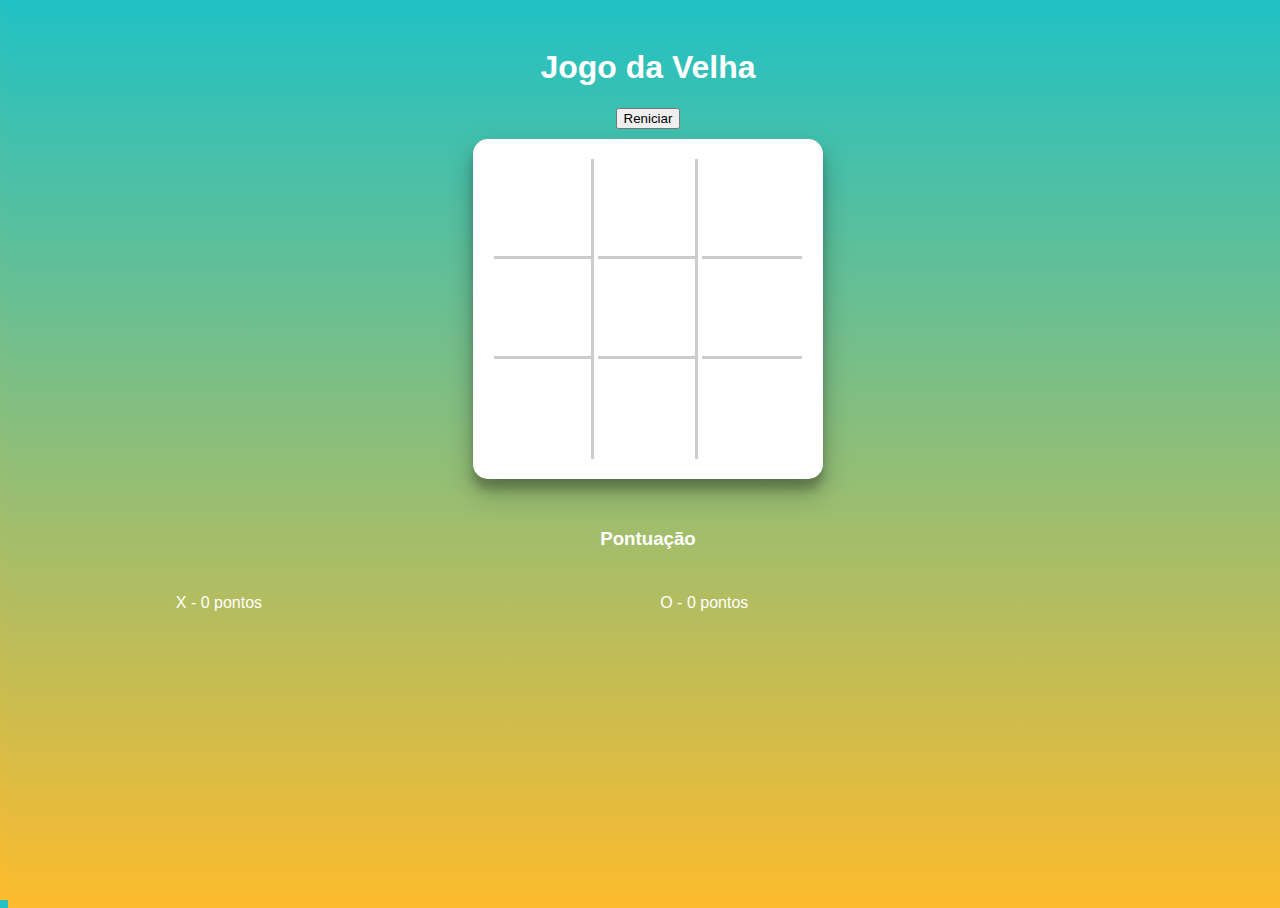
<file: jogoDavelha/index.html>
<!DOCTYPE html>
<html>

<head>
  <meta charset="utf-8">
  <meta name="viewport" content="width=device-width">
  <link href="assets/css/style.css" rel="stylesheet" type="text/css" />
  <title>Jogo da Velha</title>
</head>

<body>
  <div id="game">
    <header>
      <h1>Jogo da Velha</h1>
      <button id='new_game' >Reniciar</button>
    </header>
    <main id="tabuleiro">
      <ul>
        <li id="casa_101" class="casa">casa 101</li>
        <li id="casa_102" class="casa">casa 102</li>
        <li id="casa_103" class="casa">casa 103</li>
        <li id="casa_201" class="casa">casa 201</li>
        <li id="casa_202" class="casa">casa 202</li>
        <li id="casa_203" class="casa">casa 203</li>
        <li id="casa_301" class="casa">casa 301</li>
        <li id="casa_302" class="casa">casa 302</li>
        <li id="casa_303" class="casa">casa 303</li>
      </ul>
    </main>
    <footer>
      <h3>Pontuação</h3>
      <p id="pontos_player_1">
        X - 
        <span>0</span>
        pontos
      </p>
      <p id="pontos_player_2">
        O - 
        <span>0</span>
        pontos
      </p>
    </footer>
  </div>

  <script src="assets/js/app.js"></script>
</body>

</html>
</file>
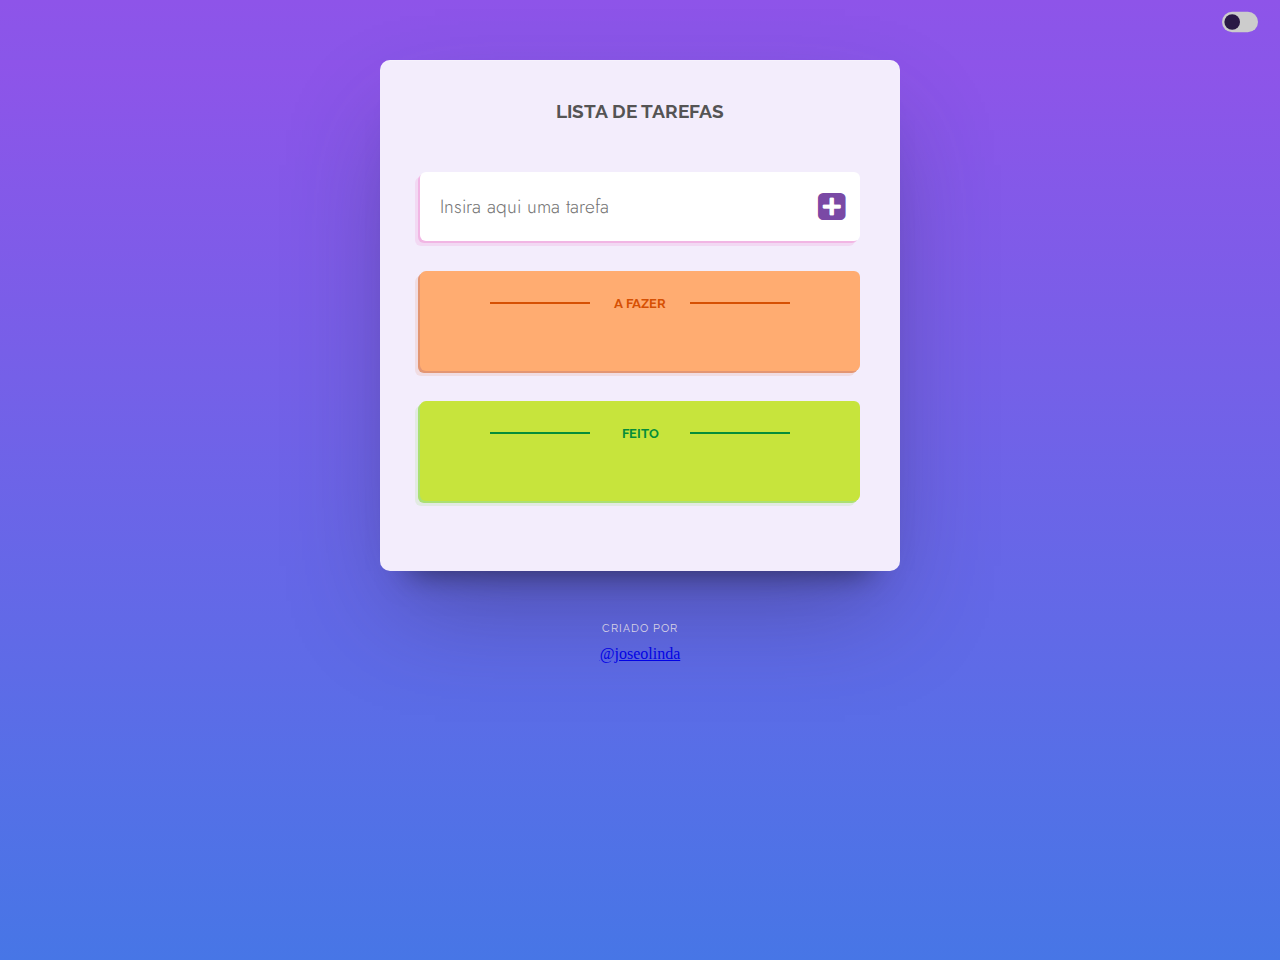
<file: toDolist/index.html>
<!DOCTYPE html>
<html lang="pt-br">
<head>
    <meta charset="UTF-8">
    <meta http-equiv="X-UA-Compatible" content="IE=edge">
    <meta name="viewport" content="width=device-width, initial-scale=1.0">
    <title>Lista de Tarefas</title>
    <link rel="stylesheet" href="css/style.css">
</head>
<body>
    <div class="container-switch">
        <label class="switch">
            <input id="dark-mode" type="checkbox">
            <span class="slider round"></span>
        </label>
    </div>

    <div class="lista_de_tarefas">
        <h1>Lista de tarefas</h1>
        <form>
            <label for="tarefa">Nova Tarefa</label>
            <input type="text" id="tarefa" autocomplete="off" placeholder="Insira aqui uma tarefa">
            <button type="submit" id="add_tarefa"><span>Nova Tarefa</span><i class="fa fa-plus-square"></i></button>
        </form>
        <div class="listas">
            <h2 id="titulo-a-fazer">A fazer</h2>
            <ul id="a-fazer">
            </ul>
        </div>
        <div class="listas">
            <h2 id="titulo-feito">Feito</h2>
            <ul id="feito">
            </ul>
        </div>
    </div>

    <footer>
        <h1><span>Criado por </span></h1>
        <!-- Place this tag where you want the button to render. -->
        <a class="github-button" href="https://github.com/joseolinda" data-size="large" data-show-count="true" aria-label="Follow @joseolinda on GitHub">@joseolinda</a>
    </footer>

    <script src="js/app.js"></script>
</body>
</html>
</file>
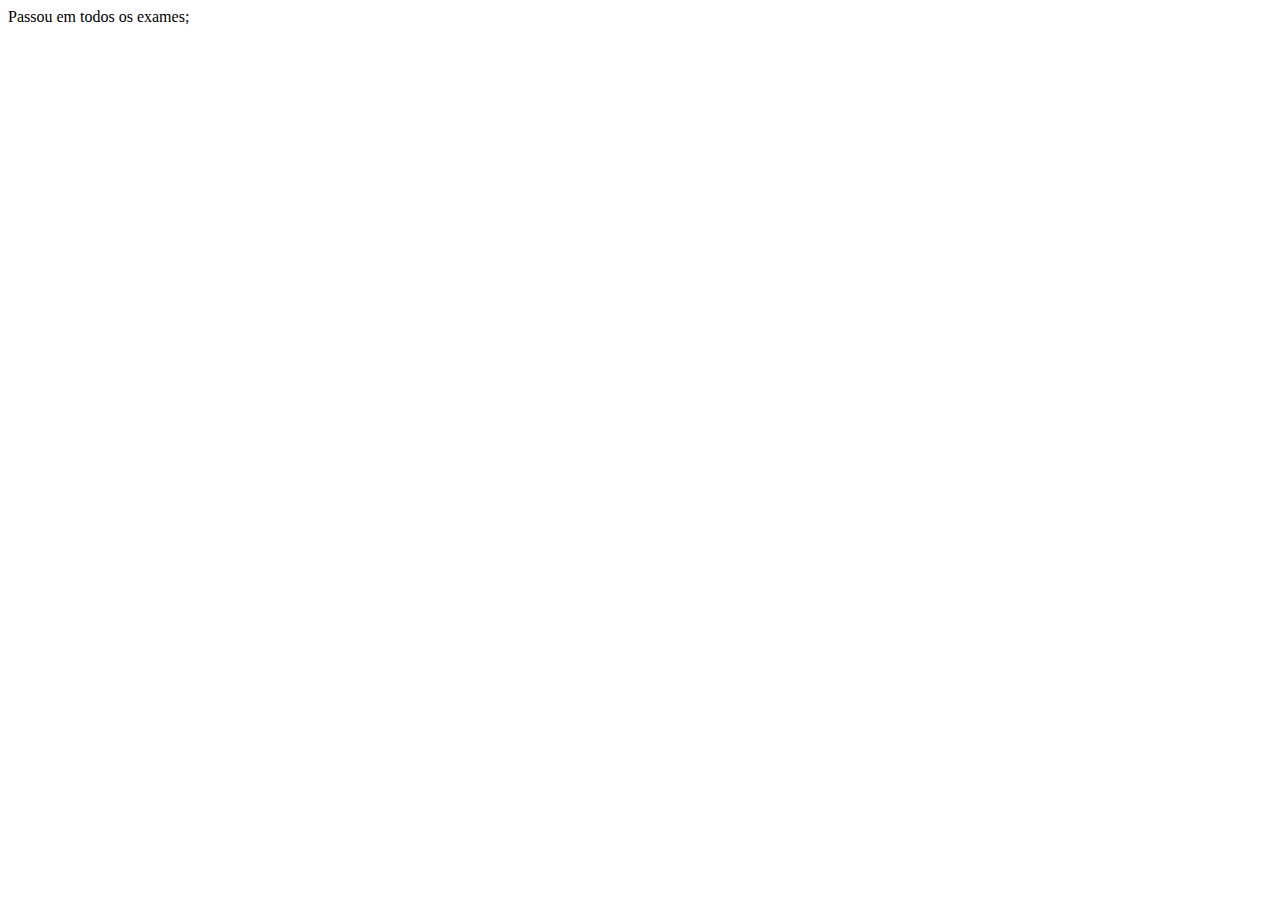
<file: list01/atv08/index.html>
<!DOCTYPE html>
<html lang="en">
<head>
    <meta charset="UTF-8">
    <meta http-equiv="X-UA-Compatible" content="IE=edge">
    <meta name="viewport" content="width=device-width, initial-scale=1.0">
    <title>Document</title>
</head>
<body>
    <script src="app.js"></script>
</body>
</html>
</file>
<file: jogoDavelha/assets/css/style.css>
@import url("https://fonts.googleapis.com/css2?family=Ubuntu:wght@300;500&display=swap");

* {
  box-sizing: border-box;
}

html,
body {
  height: 100%;
  width: 100%;
  background: rgb(34, 193, 195);
  background: linear-gradient(
    180deg,
    rgba(34, 193, 195, 1) 0%,
    rgba(253, 187, 45, 1) 100%
  );
  font-family:'Segoe UI', Tahoma, Geneva, Verdana, sans-serif;
  font-weight: 300;
}
#game {
  padding: 20px;
  min-height: 800px;
  height: 100vh;
}
#game header {
  text-align: center;
  color: #ffffff;
}
#tabuleiro {
  background: #ffffff;
  padding: 20px;
  margin: 10px auto;
  border-radius: 15px;
  box-shadow: 0 14px 28px rgba(0, 0, 0, 0.25), 0 10px 10px rgba(0, 0, 0, 0.22);
  width: 350px;
}
#tabuleiro ul {
  padding: 0;
  min-width: 300px;
  width: 100%;
  margin: 0 auto;
  text-align: center;
}
#tabuleiro .casa {
  font-size: 0;
  display: inline-block;
  margin: 0;
  width: 100px;
  height: 100px;
  padding: 20px;
  border-right: 3px solid #ccc;
  border-bottom: 3px solid #ccc;
  cursor: pointer;
}
#tabuleiro .casa.o {
  background-image: url("../images/ox.png");
  background-size: cover;
  background-position-x: 0;
}
#tabuleiro .casa.x {
  background-image: url("../images/ox.png");
  background-size: cover;
  background-position-x: 96px;
}
#tabuleiro .casa:nth-child(3n) {
  border-right: none !important;
}
#tabuleiro .casa:nth-child(n + 7) {
  border-bottom: none !important;
}
footer {
  padding: 20px;
  text-align: center;
  color: #ffffff;
}

footer p {
  width: 40%;
  min-width: 150px;
  padding: 10px;
  display: inline-block;
  text-align: left;
}
footer p:first-child {
  text-align: right !important;
  border-bottom: 3px solid #ffffff;
}
</file>
<file: toDolist/css/style.css>
@import url('https://fonts.googleapis.com/css2?family=Raleway:ital,wght@0,100;0,300;0,500;0,700;0,900;1,900&display=swap');
@import url('https://fonts.googleapis.com/css2?family=Jost:wght@400&display=swap');
@import url('https://cdnjs.cloudflare.com/ajax/libs/font-awesome/4.7.0/css/font-awesome.min.css');

/* Variáveis */
:root,
html[data-theme='light'] {
    /* Cores */
    --dark: #2A1945;
    --dark-gray: var(--gray-54);
    --purple: #8e54e9;
    --blue: #4776E6;
    --light-orange: #ffac71;
    --orange: #E98E54;
    --dark-orange: #d65003;
    --light-green-post-it: #c7e43c;
    --green: #2dbe65;
    --dark-green: #058d39;
    --purple-shadow: #7a49a5;
    --lightpurple: #F3EDFC;
    --gray-54: #545454;
    --light-gray: #ccc;
    --white: #fff;
    --white-ice: #fefefe;
    --middle-gray: #999;

    /* Tamanhos */
    --window-width: 520px
}

/* Variáveis Dark Mode */
html[data-theme='dark'] {
    /* Cores */
    --dark: #ffffff;
    --dark-gray: #cccbcb;
    --purple: #140532;
    --blue: #14161a;
    --light-orange: #580101;
    --orange: #ff0000;
    --dark-orange: #e10202;
    --light-green-post-it: #08340c;
    --green: #ffffff;
    --dark-green: #e7e7e7;
    --purple-shadow: #000000;
    --lightpurple: #0d011f;
    --gray-54: #edeaea;
    --light-gray: #ccc;
    --white: rgb(0, 0, 0);
    --white-ice: #000000;
    --middle-gray: rgb(29, 29, 29);

    /* Tamanhos */
    --window-width: 520px
}

html[data-theme='dark'] *,
html[data-theme='light'] * {
    transition: color 0.6s ease-in, background 0.6s ease-in;
}

html[data-theme='dark'] input,
html[data-theme='dark'] button {
    background: var(--purple) !important;
}
html[data-theme='dark'] span,
html[data-theme='dark'] span:hover {
    text-decoration-color: orange !important;
}

html[data-theme='dark'] button[type=submit] i {
    color: var(--dark) !important;
}

html[data-theme='dark'] .delete-icon,
html[data-theme='dark'] .edit-icon {
    color: var(--dark);
}

html[data-theme='dark'] .delete-icon:hover,
html[data-theme='dark'] .edit-icon:hover {
    color: var(--orange);
}

html[data-theme='dark'] footer span {
    color: white;
}

/* Reset */
* {
    box-sizing: border-box;
    padding: 0;
    margin: 0;
}

html,
body {
    border: none;
    background: var(--blue);
    /* fallback for old browsers */
    background: -webkit-linear-gradient(to bottom, var(--purple), var(--blue));
    /* Chrome 10-25, Safari 5.1-6 */
    background: linear-gradient(to bottom, var(--purple), var(--blue));
    /* W3C, IE 10+/ Edge, Firefox 16+, Chrome 26+, Opera 12+, Safari 7+ */
    min-height: 100vh;
}

label {
    display: none;
}

.lista_de_tarefas h1,
.lista_de_tarefas h2 {
    font-family: 'Raleway', sans-serif;
}

input,
li {
    font-size: 1.2rem;
    font-family: 'Jost', sans-serif;
}

/* Box */
.lista_de_tarefas {
    margin: 60px auto 0;
    padding: 20px 40px 40px;
    background: var(--lightpurple);
    width: var(--window-width);
    border-radius: 10px;
    position: relative;
    transition: height 0.5s;
    box-shadow: rgba(255, 255, 255, 0.3) 0px 1px 1px 0px inset, rgba(50, 50, 93, 0.45) 0px 50px 100px -20px, rgba(0, 0, 0, 0.6) 0px 30px 30px -30px;
}

div.listas {
    position: relative;
    margin-bottom: 30px;
}

/* Header */
.lista_de_tarefas h1 {
    text-transform: uppercase;
    color: var(--dark-gray);
    text-align: center;
    padding: 20px 0 10px;
    font-size: 1.2rem;
}

/* Form */
form {
    position: relative;
}

.lista_de_tarefas input[type=text] {
    display: block;
    padding: 20px 60px 20px 20px;
    margin: 40px 0 30px;
    width: 100%;
    border: none;
    font-size: 1.2rem;
    line-height: 1.5;
    color: var(--gray-54);
    font-weight: 300;
    border-radius: 6px;
    transition: box-shadow 1.2s ease-in-out;
    box-shadow: rgba(240, 46, 170, 0.2) -2px 2px, rgba(240, 46, 170, 0.1) -5px 5px;
}

.lista_de_tarefas input[type=text]:focus {
    outline: none;
    box-shadow: rgba(240, 46, 170, 0.4) -5px 5px, rgba(240, 46, 170, 0.3) -10px 10px, rgba(240, 46, 170, 0.2) -15px 15px, rgba(240, 46, 170, 0.1) -20px 20px, rgba(240, 46, 170, 0.05) -25px 25px;
}

.lista_de_tarefas button[type=submit] span {
    display: none;
}

.lista_de_tarefas button[type=submit] {
    display: block;
    font-size: 2rem;
    background: var(--white);
    border: none;
    position: absolute;
    top: 12px;
    right: 5px;
    cursor: pointer;
    padding: 5px 10px;
}

.lista_de_tarefas button[type=submit] i {
    color: var(--purple-shadow) !important;
}

/* Títulos das listas */
.lista_de_tarefas h2 {
    position: absolute;
    text-transform: uppercase;
    color: var(--dark-gray);
    text-align: center;
    padding: 10px 0;
    font-size: 0.8rem;
    width: 100px;
    transform-style: preserve-3d;

    margin-left: auto;
    margin-right: auto;
    left: 0;
    right: 0;
    top: 15px;
    text-align: center;
}

.lista_de_tarefas h2::after {
    content: " ";
    display: block;
    width: 300%;
    border-bottom: 2px solid var(--light-gray);
    margin-top: -9px;
    margin-left: -100%;

    transform: translateZ(-1px);
}

.lista_de_tarefas #titulo-a-fazer {
    color: var(--dark-orange);
    background-color: var(--light-orange);
}

.lista_de_tarefas #titulo-a-fazer::after {
    border-bottom-color: var(--dark-orange);
}

.lista_de_tarefas #titulo-feito {
    color: var(--dark-green);
    background-color: var(--light-green-post-it);
}

.lista_de_tarefas #titulo-feito::after {
    border-bottom-color: var(--dark-green);
}

/* Itens */
.lista_de_tarefas ul {
    padding: 60px 20px 40px 20px;
    border-radius: 6px;
}

.lista_de_tarefas ul#a-fazer {
    background-color: var(--light-orange);
    box-shadow: rgb(214, 80, 3, 0.5) -2px 2px, rgb(214, 80, 3, 0.1) -5px 5px;
}

.lista_de_tarefas ul#feito {
    background-color: var(--light-green-post-it);
    box-shadow: rgba(116, 214, 3, 0.5) -2px 2px, rgba(80, 214, 3, 0.1) -5px 5px;
}

.lista_de_tarefas ul li {
    position: relative;
    box-sizing: border-box;
    list-style: none;
    display: block;
    -webkit-user-select: none;
    padding: 10px 20px;
    background: transparent !important;
    border-radius: 6px;
    font-weight: 300;
    color: var(--dark);
    transition: box-shadow .3s;
    background-color: var(--white-ice);
}

.lista_de_tarefas ul li span {
    margin-left: 15px;
}

.lista_de_tarefas ul#a-fazer li:not(.lista-vazia):hover {
    cursor: pointer;
    text-decoration-line: line-through;
    text-decoration-thickness: 4px;
    text-decoration-skip: spaces;
    text-decoration-color: rgb(142, 84, 233, 0.8);
}

.lista_de_tarefas ul#feito li {
    color: var(--dark);
}

.lista_de_tarefas ul#feito li i.fa-check-square-o {
    color: var(--dark-gray);
}

.lista_de_tarefas ul#feito li i.fa-check-square-o:hover {
    color: var(--dark-green);
    cursor: pointer;
}

.lista_de_tarefas ul#feito li span {
    letter-spacing: 1px;
    text-decoration-line: line-through;
    text-decoration-thickness: 4px;
    text-decoration-skip: spaces;
    text-decoration-color: rgb(142, 84, 233, 0.8);
}

.lista_de_tarefas ul .lista-vazia {
    color: var(--dark) !important;
    opacity: 0.7;
}

/* Deletar item */
li:hover .delete-icon,
li:hover .edit-icon {
    visibility: visible;
}

.delete-icon,
.edit-icon {
    visibility: hidden;
    display: inline-block;
    position: absolute;
    color: var(--middle-gray);
    font-size: 1.5rem;
    right: 6px;
    top: 7px;
    padding: 10px;
    transition: color .5s, visibility 0.2s ease-in;
}

.edit-icon {
    color: var(--dark-gray);
}

.delete-icon:hover,
.edit-icon:hover {
    cursor: pointer;
    color: var(--dark-orange);
}

/* Lista Vazia */
.lista-vazia {
    background: transparent !important;
    text-align: center;
    font-style: italic;
    color: var(--light-gray) !important;
    box-shadow: none !important;
    position: relative;
    padding: 80px 30px 30px 30px !important;
}

.lista-vazia:hover {
    cursor: default !important;
    box-shadow: none !important;
}

.lista-vazia i {
    position: absolute;
    font-size: 2em;
    top: 20px;
    left: 47%;
    margin: 0 auto;
}

/* Rodapé */
footer {
    margin: 40px auto;
    width: var(--window-width);
    text-align: center;
}

footer h1 span {
    display: block;
    font-family: 'Raleway', sans-serif;
    font-size: 0.7rem;
    padding: 10px;
    text-transform: uppercase;
    color: var(--lightpurple);
    font-weight: 400;
    letter-spacing: 1px;
}

/* Responsividade */

@media (max-width: 650px) {
    .lista_de_tarefas {
        margin: 40px 10px 20px;
        width: calc(100vw - 20px);
        padding: 20px;
        height: auto;
    }

    .lista_de_tarefas h1 {
        margin-bottom: 100px;
    }

    input::placeholder {
        font-size: 1rem !important;
    }

    footer {
        position: absolute;
        top: 60px;
        width: calc(100vw - 17px);
    }

    footer h1 span {
        color: var(--dark-gray);
        opacity: 0.7;
    }
}


/* Toogle Them Mode */
.container-switch {
    transform: scale(0.6);
    position: absolute;
    right: 10px;
    top: 5px;
}
.switch {
    position: relative;
    display: inline-block;
    width: 60px;
    height: 34px;
}

.switch input {
    opacity: 0;
    width: 0;
    height: 0;
}

.slider {
    position: absolute;
    cursor: pointer;
    top: 0;
    left: 0;
    right: 0;
    bottom: 0;
    background-color: var(--light-gray);
    -webkit-transition: .4s;
    transition: .4s;
}

.slider:before {
    position: absolute;
    content: "";
    height: 26px;
    width: 26px;
    left: 4px;
    bottom: 4px;
    background-color: var(--dark);
    -webkit-transition: .4s;
    transition: .4s;
}

input:checked+.slider {
    background-color: var(--light-gray);
}

input:focus+.slider {
    box-shadow: 0 0 1px var(--blue);
}

input:checked+.slider:before {
    background-color: var(--dark-orange);
    -webkit-transform: translateX(26px);
    -ms-transform: translateX(26px);
    transform: translateX(26px);
}

/* Rounded sliders */
.slider.round {
    border-radius: 34px;
}

.slider.round:before {
    border-radius: 50%;
}
</file>
